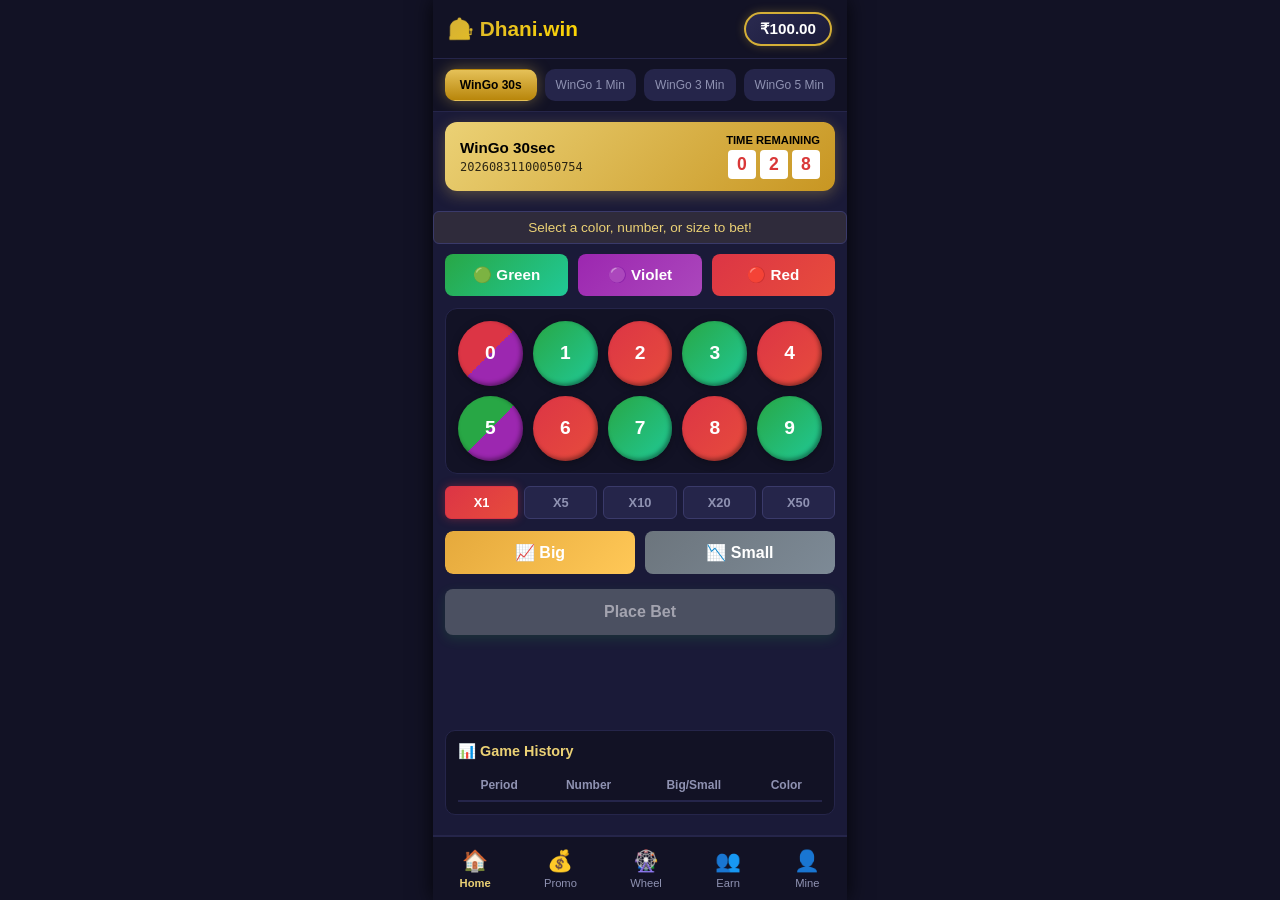
<file: index.html>
<!DOCTYPE html>
<html lang="en">
<head>
    <meta charset="UTF-8">
    <meta name="viewport" content="width=device-width, initial-scale=1.0">
    <title>WinGo - Color & Number Prediction</title>
    <link rel="stylesheet" href="css/styles.css">
</head>
<body>

<div class="app-container">
    <div class="top-header">
        <div class="brand-title">🎰 Dhani.win</div>
        <div class="balance-badge">₹<span id="balance-display">100.00</span></div>
    </div>

    <div class="mode-selector">
        <div class="mode-card active" onclick="switchMode(this, 30)">WinGo 30s</div>
        <div class="mode-card" onclick="switchMode(this, 60)">WinGo 1 Min</div>
        <div class="mode-card" onclick="switchMode(this, 180)">WinGo 3 Min</div>
        <div class="mode-card" onclick="switchMode(this, 300)">WinGo 5 Min</div>
    </div>

    <div class="timer-banner">
        <div class="timer-left">
            <div class="game-name" id="game-mode-name">WinGo 30sec</div>
            <div class="period-id" id="period-display">20260831100050754</div>
        </div>
        <div class="timer-right">
            <div class="timer-label">Time remaining</div>
            <div class="timer-clock">
                <span class="time-box" id="timer-min">0</span>
                <span class="time-box" id="timer-sec-1">3</span>
                <span class="time-box" id="timer-sec-2">0</span>
            </div>
        </div>
    </div>

    <div class="status-msg" id="status-msg">Select a color, number, or size to bet!</div>

    <div class="bet-section">
        <div class="color-btns">
            <button class="color-btn btn-green" onclick="placeBet('color', 'Green')">🟢 Green</button>
            <button class="color-btn btn-violet" onclick="placeBet('color', 'Violet')">🟣 Violet</button>
            <button class="color-btn btn-red" onclick="placeBet('color', 'Red')">🔴 Red</button>
        </div>

        <div class="number-grid">
            <div class="num-ball ball-0" onclick="placeBet('number', 0)">0</div>
            <div class="num-ball ball-green" onclick="placeBet('number', 1)">1</div>
            <div class="num-ball ball-red" onclick="placeBet('number', 2)">2</div>
            <div class="num-ball ball-green" onclick="placeBet('number', 3)">3</div>
            <div class="num-ball ball-red" onclick="placeBet('number', 4)">4</div>
            <div class="num-ball ball-5" onclick="placeBet('number', 5)">5</div>
            <div class="num-ball ball-red" onclick="placeBet('number', 6)">6</div>
            <div class="num-ball ball-green" onclick="placeBet('number', 7)">7</div>
            <div class="num-ball ball-red" onclick="placeBet('number', 8)">8</div>
            <div class="num-ball ball-green" onclick="placeBet('number', 9)">9</div>
        </div>

        <div class="multiplier-bar">
            <button class="mult-btn active" onclick="setMultiplier(1, this)">X1</button>
            <button class="mult-btn" onclick="setMultiplier(5, this)">X5</button>
            <button class="mult-btn" onclick="setMultiplier(10, this)">X10</button>
            <button class="mult-btn" onclick="setMultiplier(20, this)">X20</button>
            <button class="mult-btn" onclick="setMultiplier(50, this)">X50</button>
        </div>

        <div class="big-small-btns">
            <button class="bs-btn btn-big" onclick="placeBet('size', 'Big')">📈 Big</button>
            <button class="bs-btn btn-small" onclick="placeBet('size', 'Small')">📉 Small</button>
        </div>

        <button class="submit-bet-btn" onclick="submitBet()" id="submit-btn" disabled>Place Bet</button>
    </div>

    <div class="history-panel">
        <div class="history-title">📊 Game History</div>
        <table class="history-table">
            <thead>
                <tr>
                    <th>Period</th>
                    <th>Number</th>
                    <th>Big/Small</th>
                    <th>Color</th>
                </tr>
            </thead>
            <tbody id="history-body">
            </tbody>
        </table>
    </div>

    <div class="bottom-nav">
        <div class="nav-item active" onclick="navigateTo('index.html')">
            <span class="nav-icon">🏠</span>
            <span>Home</span>
        </div>
        <div class="nav-item" onclick="navigateTo('promo.html')">
            <span class="nav-icon">💰</span>
            <span>Promo</span>
        </div>
        <div class="nav-item" onclick="navigateTo('wheel.html')">
            <span class="nav-icon">🎡</span>
            <span>Wheel</span>
        </div>
        <div class="nav-item" onclick="navigateTo('earn.html')">
            <span class="nav-icon">👥</span>
            <span>Earn</span>
        </div>
        <div class="nav-item" onclick="navigateTo('profile.html')">
            <span class="nav-icon">👤</span>
            <span>Mine</span>
        </div>
    </div>
</div>

<script src="js/game.js"></script>
</body>
</html>
</file>
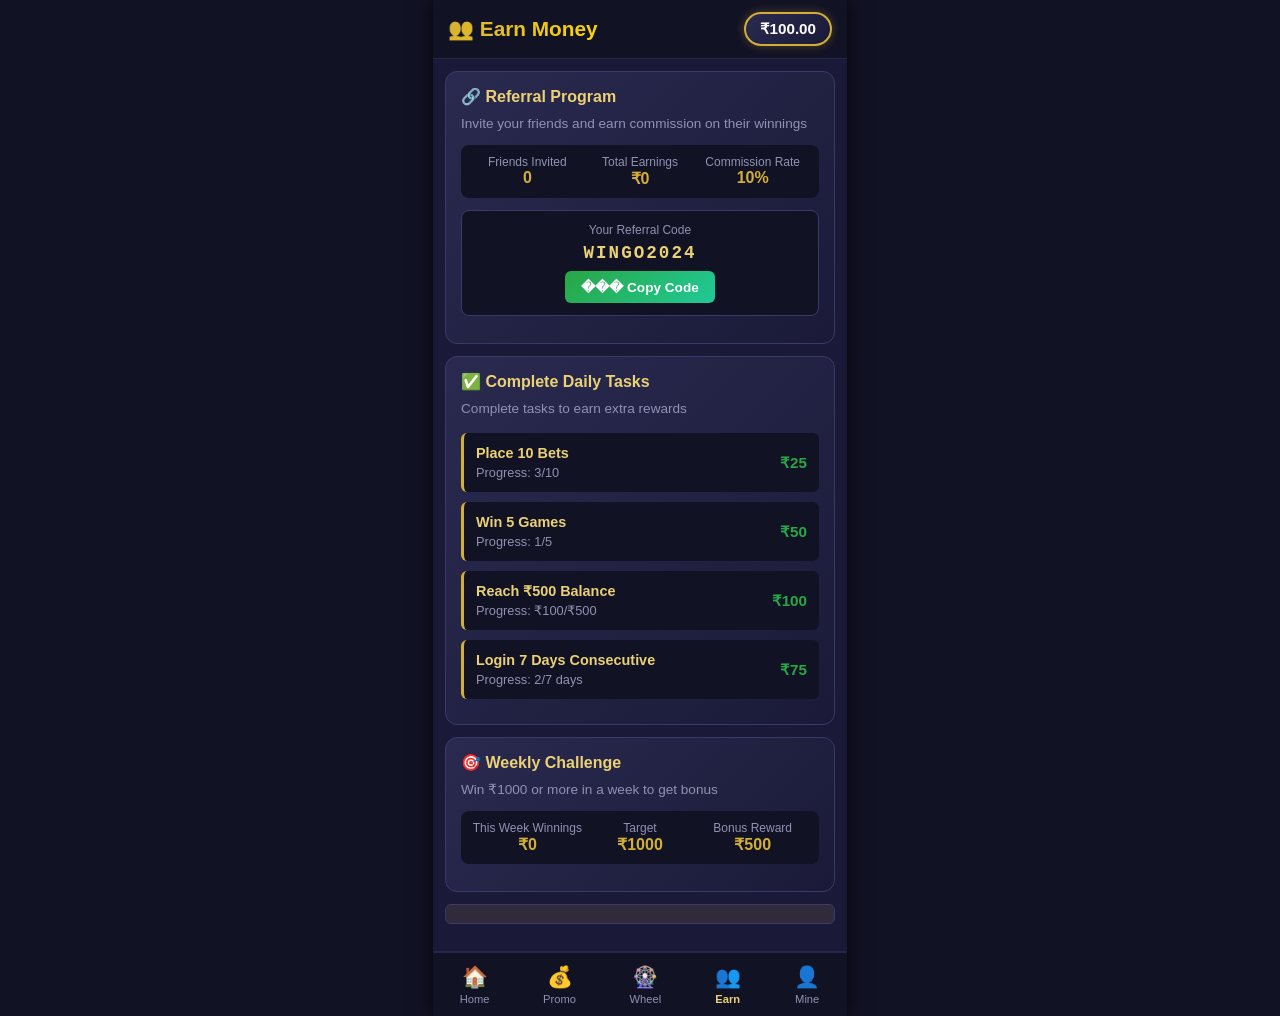
<file: earn.html>
<!DOCTYPE html>
<html lang="en">
<head>
    <meta charset="UTF-8">
    <meta name="viewport" content="width=device-width, initial-scale=1.0">
    <title>Earn - WinGo</title>
    <link rel="stylesheet" href="css/styles.css">
    <style>
        .earn-card {
            background: linear-gradient(135deg, #2a2a50, #1a1a38);
            border: 1px solid #3a3a6a;
            border-radius: 12px;
            padding: 15px;
            margin-bottom: 12px;
            transition: all 0.3s ease;
        }

        .earn-card:hover {
            border-color: #d4af37;
            box-shadow: 0 0 15px rgba(212, 175, 55, 0.3);
        }

        .earn-title {
            font-weight: bold;
            font-size: 1rem;
            color: #ebd175;
            margin-bottom: 8px;
            display: flex;
            align-items: center;
            gap: 8px;
        }

        .earn-desc {
            font-size: 0.85rem;
            color: #8f92b2;
            margin-bottom: 12px;
            line-height: 1.4;
        }

        .earn-stats {
            display: flex;
            justify-content: space-between;
            padding: 10px;
            background-color: #121225;
            border-radius: 8px;
            font-size: 0.8rem;
            margin-bottom: 12px;
        }

        .stat-item {
            text-align: center;
            flex: 1;
        }

        .stat-label {
            color: #8f92b2;
            font-size: 0.75rem;
        }

        .stat-value {
            color: #d4af37;
            font-weight: bold;
            font-size: 1rem;
        }

        .referral-code {
            background-color: #121225;
            border: 1px solid #3a3a6a;
            border-radius: 8px;
            padding: 12px;
            margin-bottom: 12px;
            text-align: center;
        }

        .code-label {
            font-size: 0.75rem;
            color: #8f92b2;
            margin-bottom: 6px;
        }

        .code-display {
            font-family: monospace;
            font-size: 1.1rem;
            font-weight: bold;
            color: #ebd175;
            letter-spacing: 2px;
            margin-bottom: 8px;
        }

        .copy-btn {
            background: linear-gradient(135deg, #28a745, #20c997);
            color: #fff;
            border: none;
            padding: 8px 16px;
            border-radius: 6px;
            cursor: pointer;
            font-weight: bold;
            font-size: 0.85rem;
            transition: all 0.3s ease;
        }

        .copy-btn:hover {
            transform: translateY(-2px);
            box-shadow: 0 4px 10px rgba(40, 167, 69, 0.3);
        }

        .task-list {
            margin-top: 15px;
        }

        .task-item {
            background-color: #121225;
            border-left: 3px solid #d4af37;
            padding: 12px;
            margin-bottom: 10px;
            border-radius: 6px;
            display: flex;
            justify-content: space-between;
            align-items: center;
        }

        .task-info h4 {
            color: #ebd175;
            font-size: 0.9rem;
            margin-bottom: 4px;
        }

        .task-info p {
            color: #8f92b2;
            font-size: 0.8rem;
        }

        .task-reward {
            color: #28a745;
            font-weight: bold;
            font-size: 0.95rem;
        }
    </style>
</head>
<body>

<div class="app-container">
    <div class="top-header">
        <div class="brand-title">👥 Earn Money</div>
        <div class="balance-badge">₹<span id="balance-display">100.00</span></div>
    </div>

    <div class="bet-section" style="padding: 12px;">
        <div class="earn-card">
            <div class="earn-title">🔗 Referral Program</div>
            <div class="earn-desc">Invite your friends and earn commission on their winnings</div>
            
            <div class="earn-stats">
                <div class="stat-item">
                    <div class="stat-label">Friends Invited</div>
                    <div class="stat-value">0</div>
                </div>
                <div class="stat-item">
                    <div class="stat-label">Total Earnings</div>
                    <div class="stat-value">₹0</div>
                </div>
                <div class="stat-item">
                    <div class="stat-label">Commission Rate</div>
                    <div class="stat-value">10%</div>
                </div>
            </div>

            <div class="referral-code">
                <div class="code-label">Your Referral Code</div>
                <div class="code-display" id="referral-code">WINGO2024</div>
                <button class="copy-btn" onclick="copyCode()">��� Copy Code</button>
            </div>
        </div>

        <div class="earn-card">
            <div class="earn-title">✅ Complete Daily Tasks</div>
            <div class="earn-desc">Complete tasks to earn extra rewards</div>

            <div class="task-list">
                <div class="task-item">
                    <div class="task-info">
                        <h4>Place 10 Bets</h4>
                        <p>Progress: 3/10</p>
                    </div>
                    <div class="task-reward">₹25</div>
                </div>

                <div class="task-item">
                    <div class="task-info">
                        <h4>Win 5 Games</h4>
                        <p>Progress: 1/5</p>
                    </div>
                    <div class="task-reward">₹50</div>
                </div>

                <div class="task-item">
                    <div class="task-info">
                        <h4>Reach ₹500 Balance</h4>
                        <p>Progress: ₹100/₹500</p>
                    </div>
                    <div class="task-reward">₹100</div>
                </div>

                <div class="task-item">
                    <div class="task-info">
                        <h4>Login 7 Days Consecutive</h4>
                        <p>Progress: 2/7 days</p>
                    </div>
                    <div class="task-reward">₹75</div>
                </div>
            </div>
        </div>

        <div class="earn-card">
            <div class="earn-title">🎯 Weekly Challenge</div>
            <div class="earn-desc">Win ₹1000 or more in a week to get bonus</div>
            
            <div class="earn-stats">
                <div class="stat-item">
                    <div class="stat-label">This Week Winnings</div>
                    <div class="stat-value">₹0</div>
                </div>
                <div class="stat-item">
                    <div class="stat-label">Target</div>
                    <div class="stat-value">₹1000</div>
                </div>
                <div class="stat-item">
                    <div class="stat-label">Bonus Reward</div>
                    <div class="stat-value">₹500</div>
                </div>
            </div>
        </div>

        <div class="status-msg" id="status-msg"></div>
    </div>

    <div class="bottom-nav">
        <div class="nav-item" onclick="navigateTo('index.html')">
            <span class="nav-icon">🏠</span>
            <span>Home</span>
        </div>
        <div class="nav-item" onclick="navigateTo('promo.html')">
            <span class="nav-icon">💰</span>
            <span>Promo</span>
        </div>
        <div class="nav-item" onclick="navigateTo('wheel.html')">
            <span class="nav-icon">🎡</span>
            <span>Wheel</span>
        </div>
        <div class="nav-item active" onclick="navigateTo('earn.html')">
            <span class="nav-icon">👥</span>
            <span>Earn</span>
        </div>
        <div class="nav-item" onclick="navigateTo('profile.html')">
            <span class="nav-icon">👤</span>
            <span>Mine</span>
        </div>
    </div>
</div>

<script>
    let balance = 100.00;
    const balanceEl = document.getElementById('balance-display');
    const statusEl = document.getElementById('status-msg');

    function loadBalance() {
        const saved = localStorage.getItem('wingoGameData');
        if (saved) {
            const data = JSON.parse(saved);
            balance = data.balance || 100.00;
            balanceEl.textContent = balance.toFixed(2);
        }
    }

    function copyCode() {
        const code = document.getElementById('referral-code').textContent;
        navigator.clipboard.writeText(code).then(() => {
            statusEl.textContent = "✅ Referral code copied!";
            statusEl.classList.add('success');
            setTimeout(() => {
                statusEl.textContent = '';
                statusEl.classList.remove('success');
            }, 2000);
        });
    }

    function navigateTo(page) {
        window.location.href = page;
    }

    loadBalance();
</script>
</body>
</html>
</file>
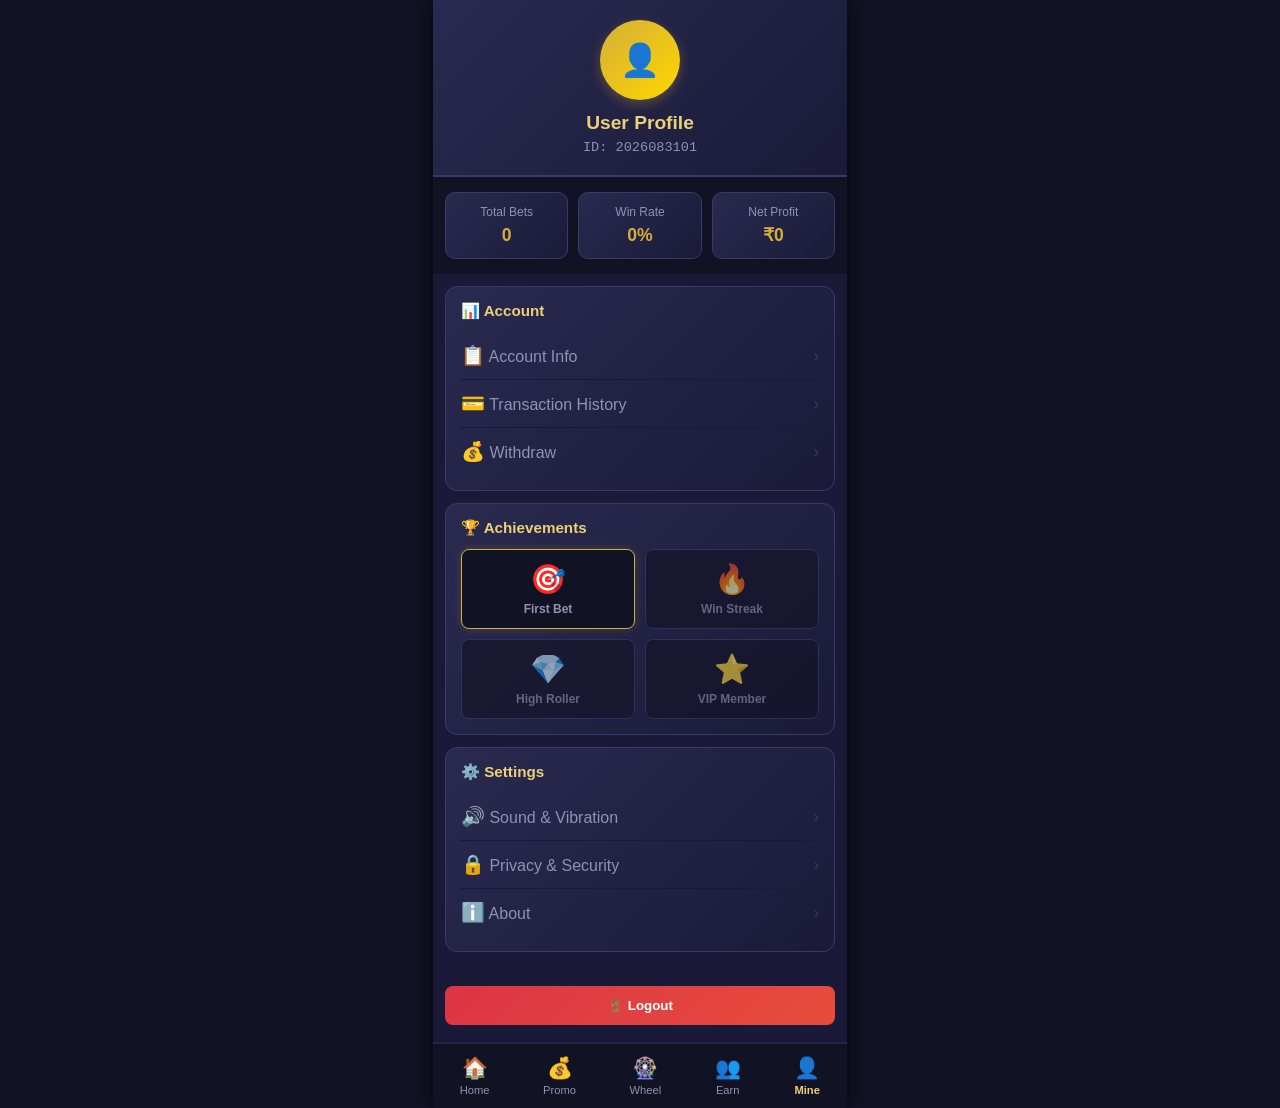
<file: profile.html>
<!DOCTYPE html>
<html lang="en">
<head>
    <meta charset="UTF-8">
    <meta name="viewport" content="width=device-width, initial-scale=1.0">
    <title>Profile - WinGo</title>
    <link rel="stylesheet" href="css/styles.css">
    <style>
        .profile-header {
            background: linear-gradient(135deg, #2a2a50, #1a1a38);
            border-bottom: 2px solid #3a3a6a;
            padding: 20px 15px;
            text-align: center;
        }

        .profile-avatar {
            width: 80px;
            height: 80px;
            border-radius: 50%;
            background: linear-gradient(135deg, #d4af37, #ffd700);
            display: flex;
            align-items: center;
            justify-content: center;
            font-size: 2rem;
            margin: 0 auto 12px;
            box-shadow: 0 4px 12px rgba(212, 175, 55, 0.3);
        }

        .profile-name {
            color: #ebd175;
            font-weight: bold;
            font-size: 1.2rem;
            margin-bottom: 6px;
        }

        .profile-id {
            color: #8f92b2;
            font-size: 0.85rem;
            font-family: monospace;
        }

        .stats-grid {
            display: grid;
            grid-template-columns: repeat(3, 1fr);
            gap: 10px;
            padding: 15px 12px;
            background-color: #121225;
        }

        .stat-card {
            background: linear-gradient(135deg, #2a2a50, #1a1a38);
            border: 1px solid #3a3a6a;
            border-radius: 10px;
            padding: 12px;
            text-align: center;
        }

        .stat-card h4 {
            color: #8f92b2;
            font-size: 0.75rem;
            margin-bottom: 6px;
            font-weight: normal;
        }

        .stat-card .value {
            color: #d4af37;
            font-weight: bold;
            font-size: 1.1rem;
        }

        .section {
            background: linear-gradient(135deg, #2a2a50, #1a1a38);
            border: 1px solid #3a3a6a;
            border-radius: 12px;
            padding: 15px;
            margin: 12px;
            margin-bottom: 12px;
        }

        .section-title {
            color: #ebd175;
            font-weight: bold;
            font-size: 0.95rem;
            margin-bottom: 12px;
            display: flex;
            align-items: center;
            gap: 8px;
        }

        .menu-item {
            display: flex;
            justify-content: space-between;
            align-items: center;
            padding: 12px 0;
            border-bottom: 1px solid #1a1a38;
            color: #8f92b2;
            cursor: pointer;
            transition: all 0.3s ease;
        }

        .menu-item:hover {
            color: #ebd175;
        }

        .menu-item:last-child {
            border-bottom: none;
        }

        .menu-icon {
            font-size: 1.2rem;
        }

        .arrow {
            color: #3a3a6a;
            font-size: 1rem;
        }

        .logout-btn {
            width: 100%;
            background: linear-gradient(135deg, #dc3545, #e74c3c);
            color: #fff;
            border: none;
            padding: 12px;
            border-radius: 8px;
            font-weight: bold;
            cursor: pointer;
            margin-top: 10px;
            transition: all 0.3s ease;
        }

        .logout-btn:hover {
            transform: translateY(-2px);
            box-shadow: 0 4px 10px rgba(220, 53, 69, 0.3);
        }

        .achievement-list {
            display: grid;
            grid-template-columns: repeat(2, 1fr);
            gap: 10px;
        }

        .achievement {
            background-color: #121225;
            border: 1px solid #3a3a6a;
            border-radius: 8px;
            padding: 12px;
            text-align: center;
            opacity: 0.6;
        }

        .achievement.unlocked {
            opacity: 1;
            border-color: #d4af37;
            box-shadow: 0 0 10px rgba(212, 175, 55, 0.2);
        }

        .achievement-icon {
            font-size: 1.8rem;
            margin-bottom: 6px;
        }

        .achievement-name {
            color: #8f92b2;
            font-size: 0.75rem;
            font-weight: bold;
        }
    </style>
</head>
<body>

<div class="app-container">
    <div class="profile-header">
        <div class="profile-avatar">👤</div>
        <div class="profile-name" id="username">User Profile</div>
        <div class="profile-id" id="user-id">ID: 2026083101</div>
    </div>

    <div class="stats-grid">
        <div class="stat-card">
            <h4>Total Bets</h4>
            <div class="value" id="total-bets">0</div>
        </div>
        <div class="stat-card">
            <h4>Win Rate</h4>
            <div class="value" id="win-rate">0%</div>
        </div>
        <div class="stat-card">
            <h4>Net Profit</h4>
            <div class="value" id="net-profit">₹0</div>
        </div>
    </div>

    <div class="bet-section" style="padding: 0;">
        <div class="section">
            <div class="section-title">📊 Account</div>
            <div class="menu-item" onclick="alert('View Account Details')">
                <span><span class="menu-icon">📋</span> Account Info</span>
                <span class="arrow">›</span>
            </div>
            <div class="menu-item" onclick="alert('View Transaction History')">
                <span><span class="menu-icon">💳</span> Transaction History</span>
                <span class="arrow">›</span>
            </div>
            <div class="menu-item" onclick="alert('Manage Withdrawal')">
                <span><span class="menu-icon">💰</span> Withdraw</span>
                <span class="arrow">›</span>
            </div>
        </div>

        <div class="section">
            <div class="section-title">🏆 Achievements</div>
            <div class="achievement-list">
                <div class="achievement unlocked">
                    <div class="achievement-icon">🎯</div>
                    <div class="achievement-name">First Bet</div>
                </div>
                <div class="achievement">
                    <div class="achievement-icon">🔥</div>
                    <div class="achievement-name">Win Streak</div>
                </div>
                <div class="achievement">
                    <div class="achievement-icon">💎</div>
                    <div class="achievement-name">High Roller</div>
                </div>
                <div class="achievement">
                    <div class="achievement-icon">⭐</div>
                    <div class="achievement-name">VIP Member</div>
                </div>
            </div>
        </div>

        <div class="section">
            <div class="section-title">⚙️ Settings</div>
            <div class="menu-item" onclick="alert('Sound: ON')">
                <span><span class="menu-icon">🔊</span> Sound & Vibration</span>
                <span class="arrow">›</span>
            </div>
            <div class="menu-item" onclick="alert('Privacy Settings')">
                <span><span class="menu-icon">🔒</span> Privacy & Security</span>
                <span class="arrow">›</span>
            </div>
            <div class="menu-item" onclick="alert('About WinGo v1.0.0')">
                <span><span class="menu-icon">ℹ️</span> About</span>
                <span class="arrow">›</span>
            </div>
        </div>

        <div style="padding: 12px;">
            <button class="logout-btn" onclick="logout()">🚪 Logout</button>
        </div>
    </div>

    <div class="bottom-nav">
        <div class="nav-item" onclick="navigateTo('index.html')">
            <span class="nav-icon">🏠</span>
            <span>Home</span>
        </div>
        <div class="nav-item" onclick="navigateTo('promo.html')">
            <span class="nav-icon">💰</span>
            <span>Promo</span>
        </div>
        <div class="nav-item" onclick="navigateTo('wheel.html')">
            <span class="nav-icon">🎡</span>
            <span>Wheel</span>
        </div>
        <div class="nav-item" onclick="navigateTo('earn.html')">
            <span class="nav-icon">👥</span>
            <span>Earn</span>
        </div>
        <div class="nav-item active" onclick="navigateTo('profile.html')">
            <span class="nav-icon">👤</span>
            <span>Mine</span>
        </div>
    </div>
</div>

<script>
    function loadProfile() {
        const saved = localStorage.getItem('wingoGameData');
        if (saved) {
            const data = JSON.parse(saved);
            const stats = data.userStats || {};
            
            document.getElementById('total-bets').textContent = stats.totalBets || 0;
            
            let winRate = 0;
            if (stats.totalBets > 0) {
                winRate = Math.round((stats.totalWins / stats.totalBets) * 100);
            }
            document.getElementById('win-rate').textContent = winRate + '%';
            
            const netProfit = (stats.winnings || 0) - (stats.totalBets * 10 * 1); // Rough calculation
            document.getElementById('net-profit').textContent = '₹' + Math.max(0, netProfit).toFixed(2);
        }
    }

    function logout() {
        if (confirm('Are you sure you want to logout?')) {
            localStorage.removeItem('wingoGameData');
            localStorage.removeItem('wheelLastSpinDate');
            alert('Logged out successfully!');
            window.location.href = 'index.html';
        }
    }

    function navigateTo(page) {
        window.location.href = page;
    }

    loadProfile();
</script>
</body>
</html>
</file>
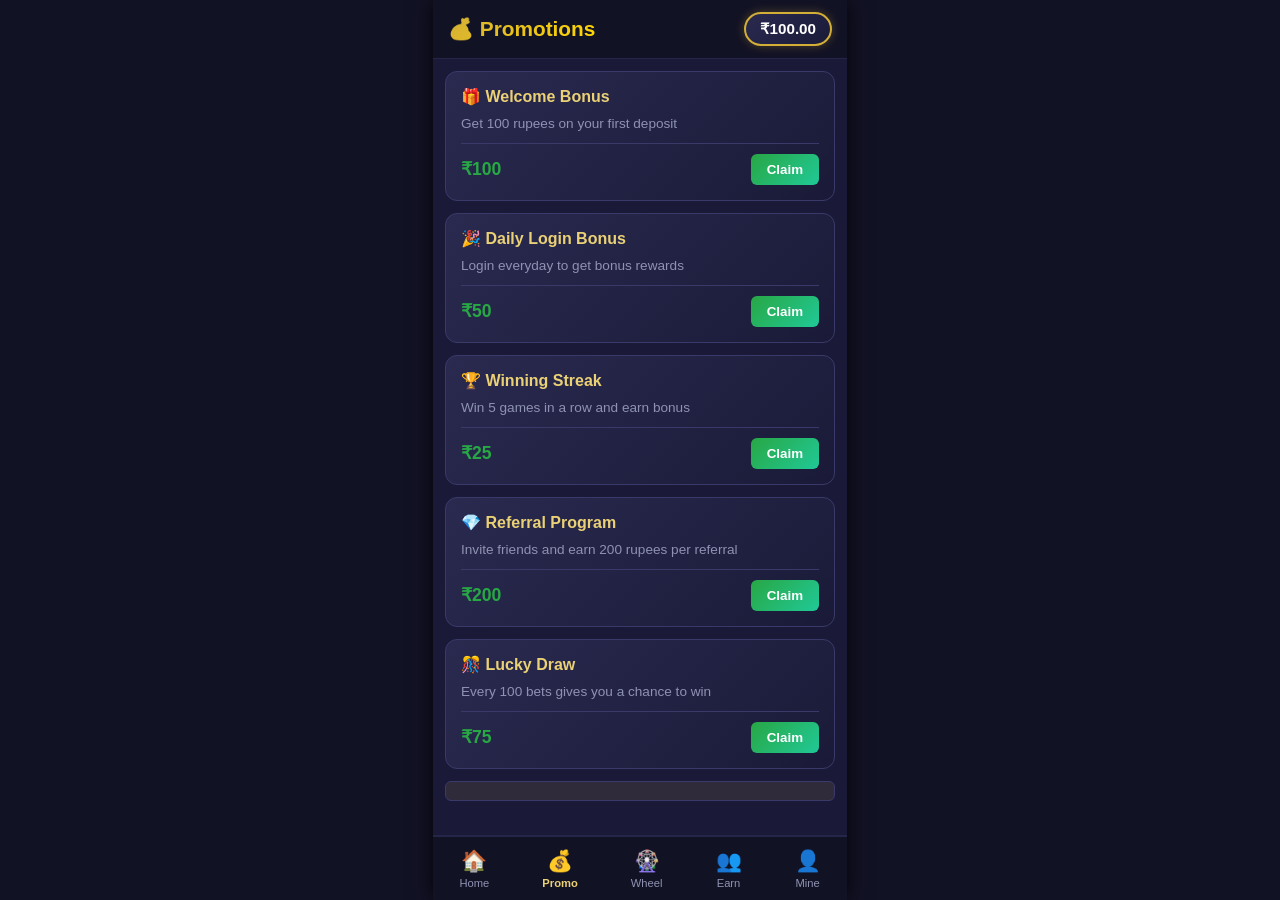
<file: promo.html>
<!DOCTYPE html>
<html lang="en">
<head>
    <meta charset="UTF-8">
    <meta name="viewport" content="width=device-width, initial-scale=1.0">
    <title>Promotions - WinGo</title>
    <link rel="stylesheet" href="css/styles.css">
    <style>
        .promo-card {
            background: linear-gradient(135deg, #2a2a50, #1a1a38);
            border: 1px solid #3a3a6a;
            border-radius: 12px;
            padding: 15px;
            margin-bottom: 12px;
            cursor: pointer;
            transition: all 0.3s ease;
        }

        .promo-card:hover {
            border-color: #d4af37;
            box-shadow: 0 0 15px rgba(212, 175, 55, 0.3);
        }

        .promo-title {
            font-weight: bold;
            font-size: 1rem;
            color: #ebd175;
            margin-bottom: 8px;
        }

        .promo-desc {
            font-size: 0.85rem;
            color: #8f92b2;
            margin-bottom: 10px;
            line-height: 1.4;
        }

        .promo-reward {
            display: flex;
            justify-content: space-between;
            align-items: center;
            padding-top: 10px;
            border-top: 1px solid #3a3a6a;
        }

        .reward-amount {
            font-weight: bold;
            color: #28a745;
            font-size: 1.1rem;
        }

        .claim-btn {
            background: linear-gradient(135deg, #28a745, #20c997);
            color: #fff;
            border: none;
            padding: 8px 16px;
            border-radius: 6px;
            cursor: pointer;
            font-weight: bold;
            transition: all 0.3s ease;
        }

        .claim-btn:hover {
            transform: translateY(-2px);
            box-shadow: 0 4px 10px rgba(40, 167, 69, 0.3);
        }

        .claim-btn.claimed {
            background: #6c757d;
            cursor: not-allowed;
        }
    </style>
</head>
<body>

<div class="app-container">
    <div class="top-header">
        <div class="brand-title">💰 Promotions</div>
        <div class="balance-badge">₹<span id="balance-display">100.00</span></div>
    </div>

    <div class="bet-section" style="padding: 12px;">
        <div class="promo-card" onclick="claimPromo(this, 100)">
            <div class="promo-title">🎁 Welcome Bonus</div>
            <div class="promo-desc">Get 100 rupees on your first deposit</div>
            <div class="promo-reward">
                <span class="reward-amount">₹100</span>
                <button class="claim-btn" onclick="event.stopPropagation()">Claim</button>
            </div>
        </div>

        <div class="promo-card" onclick="claimPromo(this, 50)">
            <div class="promo-title">🎉 Daily Login Bonus</div>
            <div class="promo-desc">Login everyday to get bonus rewards</div>
            <div class="promo-reward">
                <span class="reward-amount">₹50</span>
                <button class="claim-btn" onclick="event.stopPropagation()">Claim</button>
            </div>
        </div>

        <div class="promo-card" onclick="claimPromo(this, 25)">
            <div class="promo-title">🏆 Winning Streak</div>
            <div class="promo-desc">Win 5 games in a row and earn bonus</div>
            <div class="promo-reward">
                <span class="reward-amount">₹25</span>
                <button class="claim-btn" onclick="event.stopPropagation()">Claim</button>
            </div>
        </div>

        <div class="promo-card" onclick="claimPromo(this, 200)">
            <div class="promo-title">💎 Referral Program</div>
            <div class="promo-desc">Invite friends and earn 200 rupees per referral</div>
            <div class="promo-reward">
                <span class="reward-amount">₹200</span>
                <button class="claim-btn" onclick="event.stopPropagation()">Claim</button>
            </div>
        </div>

        <div class="promo-card" onclick="claimPromo(this, 75)">
            <div class="promo-title">🎊 Lucky Draw</div>
            <div class="promo-desc">Every 100 bets gives you a chance to win</div>
            <div class="promo-reward">
                <span class="reward-amount">₹75</span>
                <button class="claim-btn" onclick="event.stopPropagation()">Claim</button>
            </div>
        </div>

        <div class="status-msg" id="status-msg"></div>
    </div>

    <div class="bottom-nav">
        <div class="nav-item" onclick="navigateTo('index.html')">
            <span class="nav-icon">🏠</span>
            <span>Home</span>
        </div>
        <div class="nav-item active" onclick="navigateTo('promo.html')">
            <span class="nav-icon">💰</span>
            <span>Promo</span>
        </div>
        <div class="nav-item" onclick="navigateTo('wheel.html')">
            <span class="nav-icon">🎡</span>
            <span>Wheel</span>
        </div>
        <div class="nav-item" onclick="navigateTo('earn.html')">
            <span class="nav-icon">👥</span>
            <span>Earn</span>
        </div>
        <div class="nav-item" onclick="navigateTo('profile.html')">
            <span class="nav-icon">👤</span>
            <span>Mine</span>
        </div>
    </div>
</div>

<script>
    let balance = 100.00;
    const balanceEl = document.getElementById('balance-display');
    const statusEl = document.getElementById('status-msg');

    function loadBalance() {
        const saved = localStorage.getItem('wingoGameData');
        if (saved) {
            const data = JSON.parse(saved);
            balance = data.balance || 100.00;
            balanceEl.textContent = balance.toFixed(2);
        }
    }

    function claimPromo(element, amount) {
        const btn = element.querySelector('.claim-btn');
        if (btn.classList.contains('claimed')) {
            statusEl.textContent = "✅ Already claimed!";
            statusEl.classList.add('error');
            return;
        }

        balance += amount;
        balanceEl.textContent = balance.toFixed(2);
        btn.textContent = 'Claimed ✓';
        btn.classList.add('claimed');
        
        statusEl.textContent = `🎉 Claimed ₹${amount}!`;
        statusEl.classList.add('success');

        // Save updated balance
        const saved = localStorage.getItem('wingoGameData');
        const data = saved ? JSON.parse(saved) : {};
        data.balance = balance;
        localStorage.setItem('wingoGameData', JSON.stringify(data));

        setTimeout(() => {
            statusEl.textContent = '';
            statusEl.classList.remove('success', 'error');
        }, 3000);
    }

    function navigateTo(page) {
        window.location.href = page;
    }

    loadBalance();
</script>
</body>
</html>
</file>
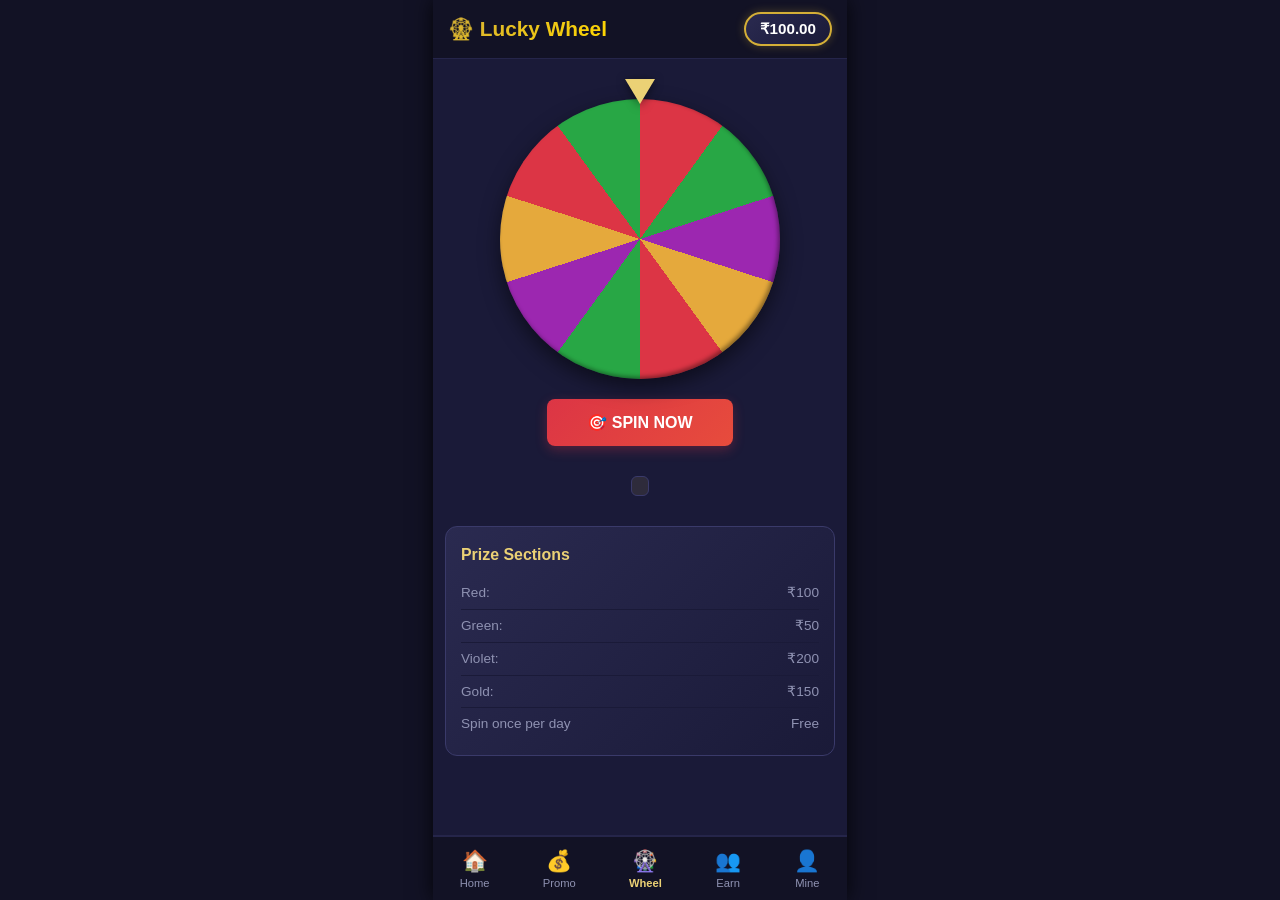
<file: wheel.html>
<!DOCTYPE html>
<html lang="en">
<head>
    <meta charset="UTF-8">
    <meta name="viewport" content="width=device-width, initial-scale=1.0">
    <title>Lucky Wheel - WinGo</title>
    <link rel="stylesheet" href="css/styles.css">
    <style>
        .wheel-container {
            display: flex;
            flex-direction: column;
            align-items: center;
            padding: 20px 12px;
        }

        .wheel {
            width: 280px;
            height: 280px;
            border-radius: 50%;
            background: conic-gradient(
                from 0deg,
                #dc3545 0deg 36deg,
                #28a745 36deg 72deg,
                #9c27b0 72deg 108deg,
                #e5a93c 108deg 144deg,
                #dc3545 144deg 180deg,
                #28a745 180deg 216deg,
                #9c27b0 216deg 252deg,
                #e5a93c 252deg 288deg,
                #dc3545 288deg 324deg,
                #28a745 324deg 360deg
            );
            box-shadow: 0 8px 20px rgba(0,0,0,0.5), inset -2px -2px 4px rgba(0,0,0,0.4);
            margin-bottom: 20px;
            position: relative;
            transition: transform 0.1s linear;
        }

        .wheel-center {
            position: absolute;
            top: 50%;
            left: 50%;
            transform: translate(-50%, -50%);
            width: 40px;
            height: 40px;
            background: radial-gradient(circle, #ebd175, #d4af37);
            border-radius: 50%;
            box-shadow: 0 4px 10px rgba(0,0,0,0.5);
            border: 3px solid #121225;
        }

        .wheel-pointer {
            width: 0;
            height: 0;
            border-left: 15px solid transparent;
            border-right: 15px solid transparent;
            border-top: 25px solid #ebd175;
            margin-bottom: -5px;
            z-index: 10;
            filter: drop-shadow(0 2px 5px rgba(0,0,0,0.5));
        }

        .spin-btn {
            background: linear-gradient(135deg, #dc3545, #e74c3c);
            color: #fff;
            border: none;
            padding: 14px 40px;
            border-radius: 8px;
            font-weight: bold;
            font-size: 1rem;
            cursor: pointer;
            margin-bottom: 20px;
            transition: all 0.3s ease;
            box-shadow: 0 4px 12px rgba(220, 53, 69, 0.3);
        }

        .spin-btn:hover:not(:disabled) {
            transform: translateY(-2px);
            box-shadow: 0 6px 16px rgba(220, 53, 69, 0.5);
        }

        .spin-btn:disabled {
            background: #6c757d;
            cursor: not-allowed;
            opacity: 0.6;
        }

        .wheel-rules {
            background: linear-gradient(135deg, #2a2a50, #1a1a38);
            border: 1px solid #3a3a6a;
            border-radius: 12px;
            padding: 15px;
            width: 100%;
            color: #8f92b2;
            font-size: 0.85rem;
            line-height: 1.6;
            margin-top: 20px;
        }

        .wheel-rules h3 {
            color: #ebd175;
            margin-bottom: 10px;
        }

        .prize-item {
            display: flex;
            justify-content: space-between;
            padding: 5px 0;
            border-bottom: 1px solid #1a1a38;
        }

        .prize-item:last-child {
            border-bottom: none;
        }
    </style>
</head>
<body>

<div class="app-container">
    <div class="top-header">
        <div class="brand-title">🎡 Lucky Wheel</div>
        <div class="balance-badge">₹<span id="balance-display">100.00</span></div>
    </div>

    <div class="bet-section" style="padding: 0;">
        <div class="wheel-container">
            <div class="wheel-pointer"></div>
            <div class="wheel" id="wheel"></div>
            <button class="spin-btn" id="spin-btn" onclick="spinWheel()">🎯 SPIN NOW</button>
            <div class="status-msg" id="status-msg"></div>

            <div class="wheel-rules">
                <h3>Prize Sections</h3>
                <div class="prize-item">
                    <span>Red:</span>
                    <span>₹100</span>
                </div>
                <div class="prize-item">
                    <span>Green:</span>
                    <span>₹50</span>
                </div>
                <div class="prize-item">
                    <span>Violet:</span>
                    <span>₹200</span>
                </div>
                <div class="prize-item">
                    <span>Gold:</span>
                    <span>₹150</span>
                </div>
                <div class="prize-item">
                    <span>Spin once per day</span>
                    <span>Free</span>
                </div>
            </div>
        </div>
    </div>

    <div class="bottom-nav">
        <div class="nav-item" onclick="navigateTo('index.html')">
            <span class="nav-icon">🏠</span>
            <span>Home</span>
        </div>
        <div class="nav-item" onclick="navigateTo('promo.html')">
            <span class="nav-icon">💰</span>
            <span>Promo</span>
        </div>
        <div class="nav-item active" onclick="navigateTo('wheel.html')">
            <span class="nav-icon">🎡</span>
            <span>Wheel</span>
        </div>
        <div class="nav-item" onclick="navigateTo('earn.html')">
            <span class="nav-icon">👥</span>
            <span>Earn</span>
        </div>
        <div class="nav-item" onclick="navigateTo('profile.html')">
            <span class="nav-icon">👤</span>
            <span>Mine</span>
        </div>
    </div>
</div>

<script>
    let balance = 100.00;
    let isSpinning = false;
    let lastSpinDate = localStorage.getItem('wheelLastSpinDate');
    const today = new Date().toDateString();

    const balanceEl = document.getElementById('balance-display');
    const statusEl = document.getElementById('status-msg');
    const spinBtn = document.getElementById('spin-btn');
    const wheel = document.getElementById('wheel');

    const prizes = [100, 50, 200, 150, 100, 50, 200, 150, 100, 50];
    const colors = ['#dc3545', '#28a745', '#9c27b0', '#e5a93c', '#dc3545', '#28a745', '#9c27b0', '#e5a93c', '#dc3545', '#28a745'];

    function loadBalance() {
        const saved = localStorage.getItem('wingoGameData');
        if (saved) {
            const data = JSON.parse(saved);
            balance = data.balance || 100.00;
            balanceEl.textContent = balance.toFixed(2);
        }
    }

    function checkDailyLimit() {
        if (lastSpinDate === today) {
            spinBtn.disabled = true;
            statusEl.textContent = "⏱️ You've already spun today! Come back tomorrow.";
            statusEl.classList.add('error');
        }
    }

    function spinWheel() {
        if (isSpinning) return;
        
        if (lastSpinDate === today) {
            statusEl.textContent = "⏱️ Daily limit reached!";
            statusEl.classList.add('error');
            return;
        }

        isSpinning = true;
        spinBtn.disabled = true;
        statusEl.textContent = "🎯 Spinning...";
        statusEl.classList.remove('error', 'success');

        // Random number of spins + final position
        const randomPrizeIndex = Math.floor(Math.random() * prizes.length);
        const spins = 5 + Math.random();
        const finalRotation = (spins * 360) + (randomPrizeIndex * 36);

        wheel.style.transform = `rotate(${finalRotation}deg)`;

        setTimeout(() => {
            const prize = prizes[randomPrizeIndex];
            balance += prize;
            balanceEl.textContent = balance.toFixed(2);

            statusEl.textContent = `🎉 You won ₹${prize}!`;
            statusEl.classList.add('success');

            // Save data
            const saved = localStorage.getItem('wingoGameData');
            const data = saved ? JSON.parse(saved) : {};
            data.balance = balance;
            localStorage.setItem('wingoGameData', JSON.stringify(data));
            localStorage.setItem('wheelLastSpinDate', today);

            isSpinning = false;
            spinBtn.disabled = true;
            lastSpinDate = today;
        }, 3000);
    }

    function navigateTo(page) {
        window.location.href = page;
    }

    loadBalance();
    checkDailyLimit();
</script>
</body>
</html>
</file>
<file: css/styles.css>
* {
    box-sizing: border-box;
    margin: 0;
    padding: 0;
    font-family: -apple-system, BlinkMacSystemFont, "Segoe UI", Roboto, Helvetica, Arial, sans-serif;
    user-select: none;
}

body {
    background-color: #121225;
    color: #ffffff;
    display: flex;
    justify-content: center;
    align-items: center;
    min-height: 100vh;
}

.app-container {
    width: 100%;
    max-width: 414px;
    background-color: #1a1a38;
    min-height: 100vh;
    display: flex;
    flex-direction: column;
    position: relative;
    padding-bottom: 70px;
    box-shadow: 0 0 20px rgba(0,0,0,0.8);
}

/* Top Bar */
.top-header {
    background-color: #121225;
    padding: 12px 15px;
    display: flex;
    justify-content: space-between;
    align-items: center;
    border-bottom: 1px solid #25254a;
}

.brand-title {
    font-size: 1.3rem;
    font-weight: bold;
    background: linear-gradient(135deg, #d4af37, #ffd700);
    -webkit-background-clip: text;
    -webkit-text-fill-color: transparent;
    background-clip: text;
}

.balance-badge {
    background: linear-gradient(135deg, #2a2a50, #1a1a38);
    border: 2px solid #d4af37;
    padding: 6px 14px;
    border-radius: 20px;
    font-size: 0.95rem;
    color: #fff;
    font-weight: bold;
    box-shadow: 0 0 10px rgba(212, 175, 55, 0.3);
}

/* Mode Selector Tabs */
.mode-selector {
    display: flex;
    gap: 8px;
    padding: 10px 12px;
    background-color: #121225;
    overflow-x: auto;
    border-bottom: 1px solid #25254a;
}

.mode-card {
    flex: 1;
    background-color: #25254a;
    border-radius: 10px;
    padding: 8px 4px;
    text-align: center;
    font-size: 0.75rem;
    color: #8f92b2;
    cursor: pointer;
    min-width: 70px;
    transition: all 0.3s ease;
    border: 1px solid transparent;
}

.mode-card:hover {
    background-color: #2a2a5a;
}

.mode-card.active {
    background: linear-gradient(180deg, #e5c158, #b8860b);
    color: #000;
    font-weight: bold;
    box-shadow: 0 0 15px rgba(229, 193, 88, 0.4);
}

/* Timer Banner */
.timer-banner {
    background: linear-gradient(135deg, #ebd175, #c89622);
    margin: 10px 12px;
    border-radius: 12px;
    padding: 12px 15px;
    display: flex;
    justify-content: space-between;
    align-items: center;
    color: #000;
    box-shadow: 0 4px 15px rgba(229, 193, 88, 0.3);
}

.timer-left .game-name {
    font-weight: bold;
    font-size: 0.95rem;
}

.timer-left .period-id {
    font-size: 0.75rem;
    opacity: 0.8;
    margin-top: 4px;
    font-family: monospace;
}

.timer-right {
    text-align: right;
}

.timer-label {
    font-size: 0.7rem;
    font-weight: bold;
    text-transform: uppercase;
}

.timer-clock {
    display: flex;
    gap: 4px;
    margin-top: 4px;
    align-items: center;
    justify-content: flex-end;
}

.time-box {
    background-color: #ffffff;
    color: #d93838;
    font-weight: bold;
    font-size: 1.1rem;
    padding: 4px 8px;
    border-radius: 4px;
    min-width: 28px;
    text-align: center;
}

/* Bet Controls Section */
.bet-section {
    padding: 0 12px;
    flex-grow: 1;
    overflow-y: auto;
}

/* Color Buttons */
.color-btns {
    display: flex;
    gap: 10px;
    margin-bottom: 12px;
}

.color-btn {
    flex: 1;
    padding: 12px 0;
    border: none;
    border-radius: 8px;
    font-weight: bold;
    color: #fff;
    cursor: pointer;
    font-size: 0.95rem;
    transition: all 0.3s ease;
}

.color-btn:hover {
    transform: translateY(-2px);
    box-shadow: 0 4px 10px rgba(0,0,0,0.3);
}

.btn-green { 
    background: linear-gradient(135deg, #28a745, #20c997);
}

.btn-violet { 
    background: linear-gradient(135deg, #9c27b0, #ab47bc);
}

.btn-red { 
    background: linear-gradient(135deg, #dc3545, #e74c3c);
}

/* Number Grid */
.number-grid {
    display: grid;
    grid-template-columns: repeat(5, 1fr);
    gap: 10px;
    background-color: #121225;
    padding: 12px;
    border-radius: 12px;
    margin-bottom: 12px;
    border: 1px solid #25254a;
}

.num-ball {
    aspect-ratio: 1;
    border-radius: 50%;
    display: flex;
    justify-content: center;
    align-items: center;
    font-size: 1.2rem;
    font-weight: bold;
    cursor: pointer;
    box-shadow: inset -2px -2px 4px rgba(0,0,0,0.4), 0 2px 8px rgba(0,0,0,0.3);
    transition: all 0.3s ease;
}

.num-ball:hover {
    transform: scale(1.1);
    box-shadow: inset -2px -2px 4px rgba(0,0,0,0.4), 0 4px 12px rgba(212, 175, 55, 0.4);
}

/* Number Ball Styling */
.ball-0 { background: linear-gradient(135deg, #dc3545 50%, #9c27b0 50%); }
.ball-5 { background: linear-gradient(135deg, #28a745 50%, #9c27b0 50%); }
.ball-green { background: linear-gradient(135deg, #28a745, #20c997); }
.ball-red { background: linear-gradient(135deg, #dc3545, #e74c3c); }

/* Multiplier & Random Bar */
.multiplier-bar {
    display: flex;
    gap: 6px;
    margin-bottom: 12px;
}

.mult-btn {
    flex: 1;
    background-color: #25254a;
    border: 1px solid #3a3a6a;
    color: #8f92b2;
    padding: 8px 0;
    border-radius: 6px;
    font-size: 0.8rem;
    cursor: pointer;
    font-weight: bold;
    transition: all 0.3s ease;
}

.mult-btn:hover {
    background-color: #2a2a5a;
}

.mult-btn.active {
    background: linear-gradient(135deg, #dc3545, #e74c3c);
    color: #fff;
    border-color: #dc3545;
    box-shadow: 0 0 10px rgba(220, 53, 69, 0.4);
}

/* Big / Small Buttons */
.big-small-btns {
    display: flex;
    border-radius: 8px;
    overflow: hidden;
    margin-bottom: 15px;
    gap: 10px;
}

.bs-btn {
    flex: 1;
    padding: 12px 0;
    border: none;
    font-weight: bold;
    font-size: 1rem;
    color: #fff;
    cursor: pointer;
    transition: all 0.3s ease;
    border-radius: 8px;
}

.bs-btn:hover {
    transform: translateY(-2px);
}

.btn-big { 
    background: linear-gradient(135deg, #e5a93c, #ffc857);
}

.btn-small { 
    background: linear-gradient(135deg, #6c757d, #7d8a96);
}

/* Submit Bet Button */
.submit-bet-btn {
    width: 100%;
    padding: 14px 0;
    background: linear-gradient(135deg, #28a745, #20c997);
    border: none;
    border-radius: 8px;
    color: #fff;
    font-weight: bold;
    font-size: 1rem;
    cursor: pointer;
    margin-bottom: 15px;
    transition: all 0.3s ease;
    box-shadow: 0 4px 12px rgba(40, 167, 69, 0.3);
}

.submit-bet-btn:hover:not(:disabled) {
    transform: translateY(-2px);
    box-shadow: 0 6px 16px rgba(40, 167, 69, 0.5);
}

.submit-bet-btn:disabled {
    background: #6c757d;
    cursor: not-allowed;
    opacity: 0.6;
}

/* Status Toast */
.status-msg {
    text-align: center;
    font-size: 0.85rem;
    color: #ebd175;
    min-height: 20px;
    margin: 10px 0;
    padding: 8px;
    background-color: rgba(229, 193, 88, 0.1);
    border-radius: 6px;
    border: 1px solid #3a3a6a;
}

.status-msg.success {
    color: #28a745;
    background-color: rgba(40, 167, 69, 0.1);
    border-color: #28a745;
}

.status-msg.error {
    color: #dc3545;
    background-color: rgba(220, 53, 69, 0.1);
    border-color: #dc3545;
}

/* History Table */
.history-panel {
    background-color: #121225;
    margin: 0 12px 15px 12px;
    border-radius: 10px;
    padding: 12px;
    border: 1px solid #25254a;
}

.history-title {
    font-size: 0.9rem;
    color: #ebd175;
    margin-bottom: 10px;
    font-weight: bold;
}

.history-table {
    width: 100%;
    border-collapse: collapse;
    font-size: 0.75rem;
    text-align: center;
}

.history-table th {
    color: #8f92b2;
    padding: 8px 4px;
    border-bottom: 2px solid #25254a;
    font-weight: bold;
}

.history-table td {
    padding: 10px 4px;
    border-bottom: 1px solid #1a1a38;
}

.history-table tr:hover {
    background-color: rgba(212, 175, 55, 0.1);
}

.dot-badge {
    display: inline-block;
    width: 12px;
    height: 12px;
    border-radius: 50%;
    box-shadow: 0 0 5px rgba(0,0,0,0.5);
}

/* Bottom Navbar */
.bottom-nav {
    position: absolute;
    bottom: 0;
    width: 100%;
    height: 65px;
    background-color: #121225;
    display: flex;
    justify-content: space-around;
    align-items: center;
    border-top: 2px solid #25254a;
}

.nav-item {
    display: flex;
    flex-direction: column;
    align-items: center;
    font-size: 0.7rem;
    color: #8f92b2;
    cursor: pointer;
    transition: all 0.3s ease;
    padding: 6px;
}

.nav-item:hover {
    color: #d4af37;
}

.nav-item.active { 
    color: #ebd175;
    font-weight: bold;
}

.nav-icon {
    font-size: 1.3rem;
    margin-bottom: 4px;
}

/* Responsive */
@media (max-width: 414px) {
    .app-container {
        width: 100vw;
        max-width: 100vw;
        box-shadow: none;
    }
}

/* Scrollbar Styling */
.bet-section::-webkit-scrollbar {
    width: 6px;
}

.bet-section::-webkit-scrollbar-track {
    background: #121225;
}

.bet-section::-webkit-scrollbar-thumb {
    background: #3a3a6a;
    border-radius: 3px;
}

.bet-section::-webkit-scrollbar-thumb:hover {
    background: #4a4a8a;
}
</file>
